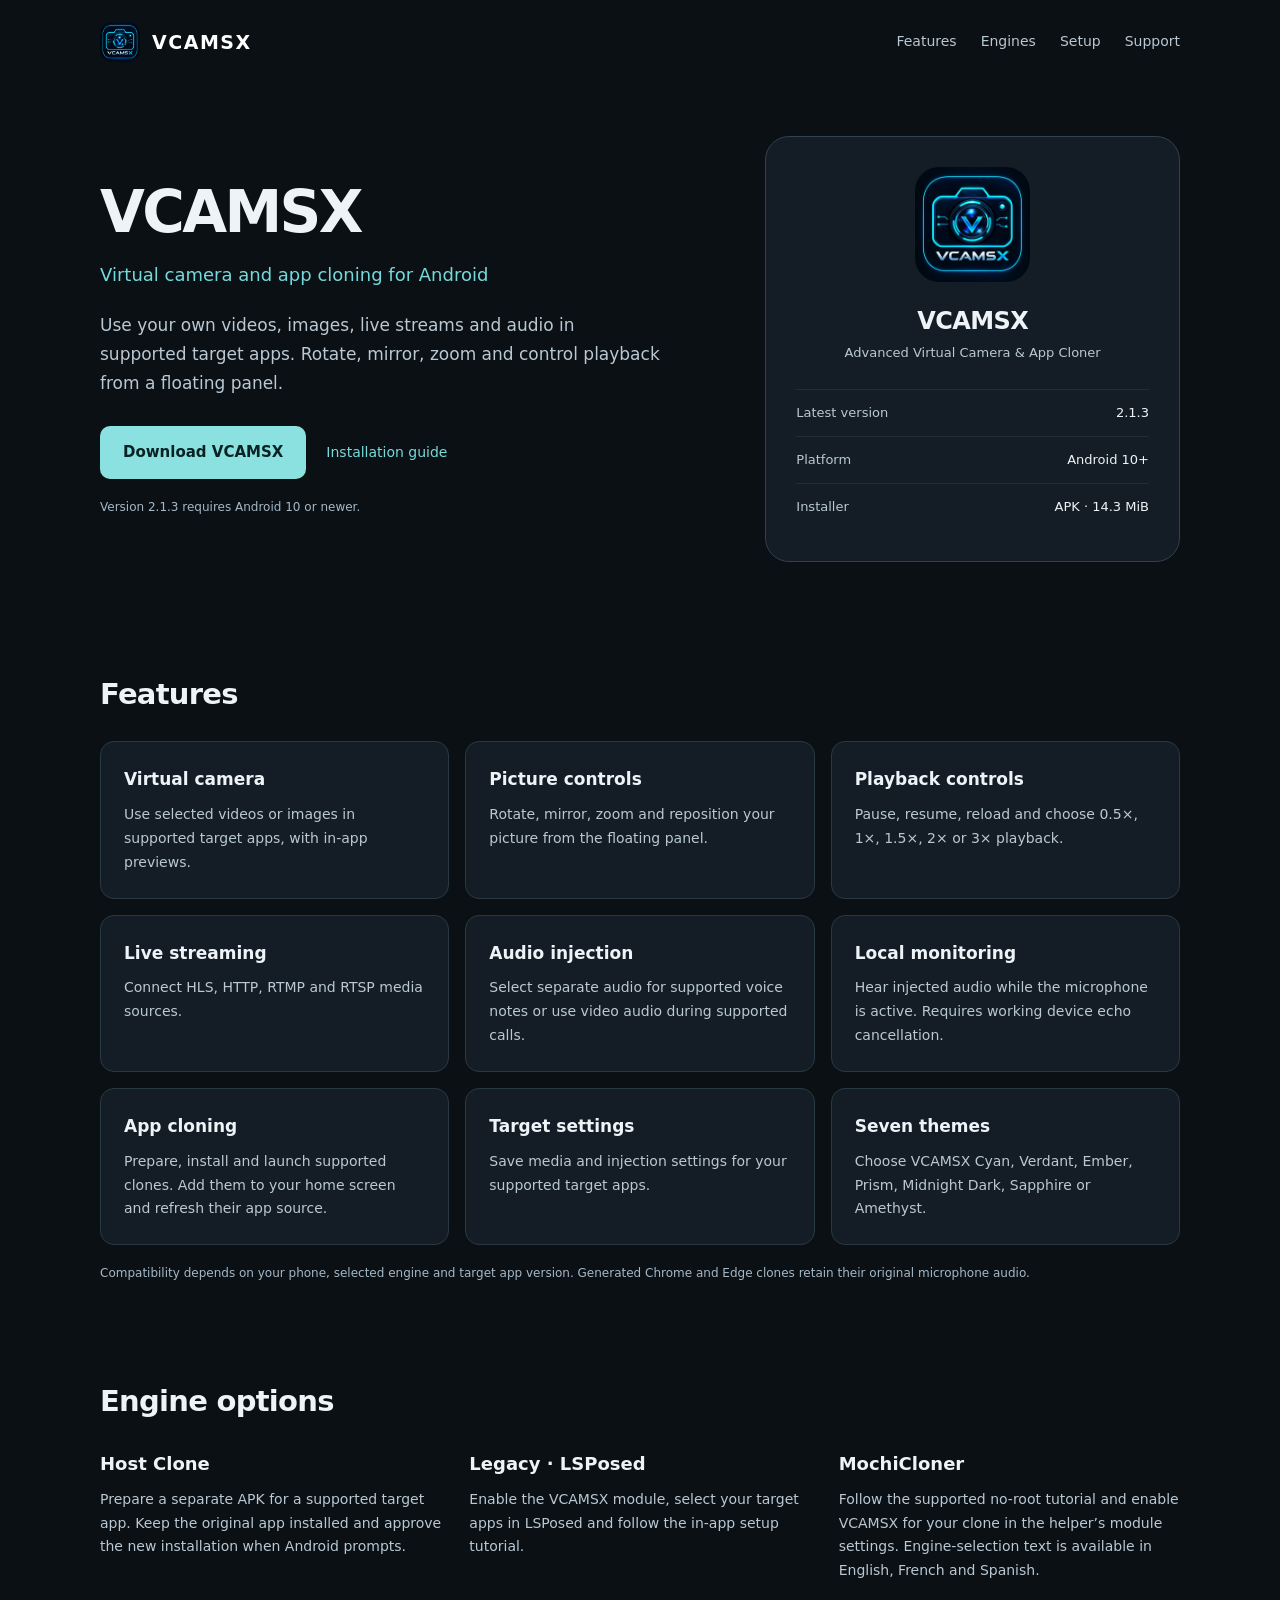
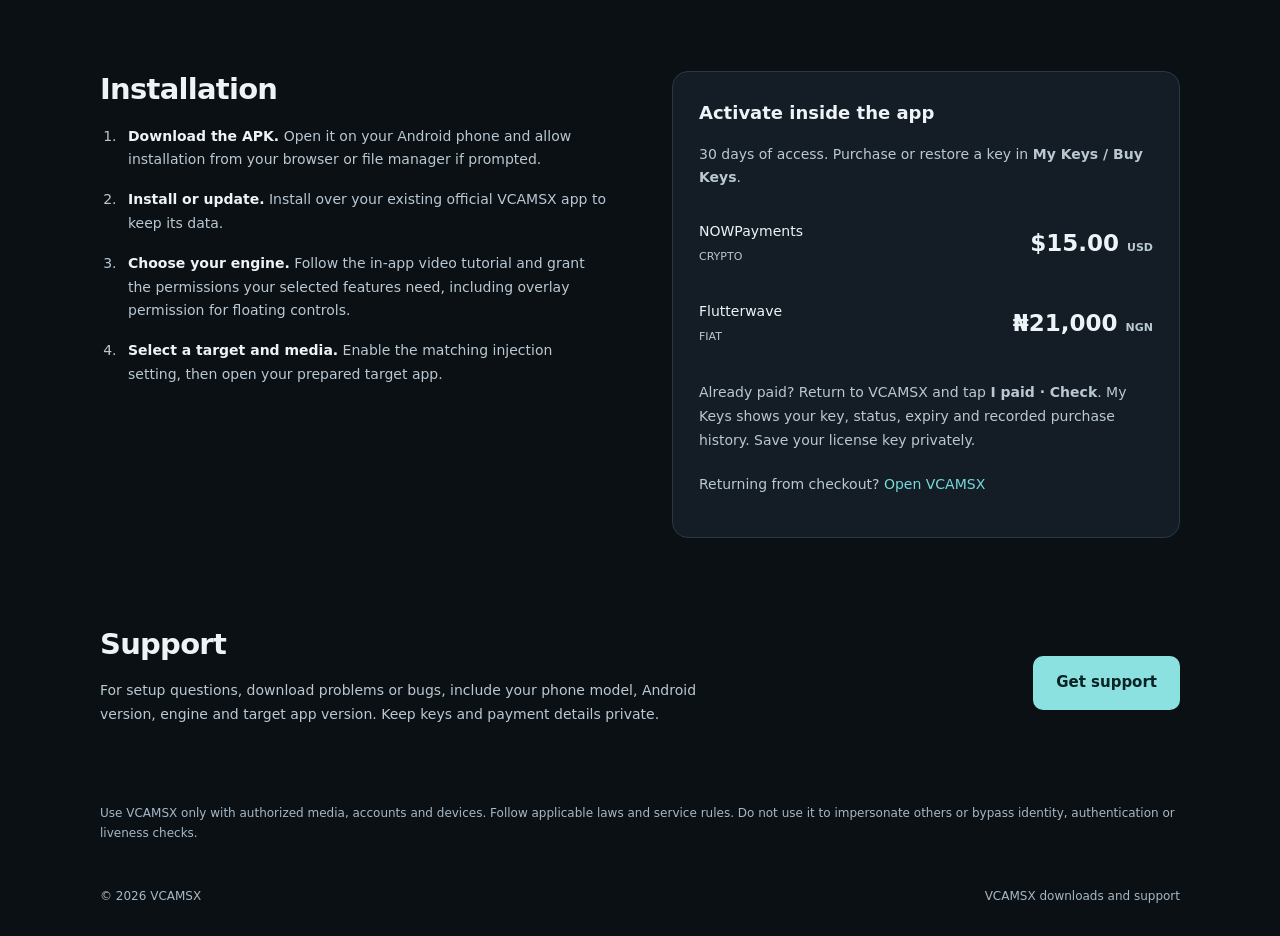
<file: index.html>
<!doctype html><html lang="en"><head><meta charset="utf-8"><meta name="viewport" content="width=device-width,initial-scale=1"><title>VCAMSX — Official Android Download</title><style>*{box-sizing:border-box}html{scroll-behavior:smooth;scroll-padding-top:85px}body{margin:0;background:#0b1014;color:#edf3f7;font:16px/1.7 system-ui,-apple-system,Segoe UI,sans-serif}a{color:#76d9dc;text-decoration:none}a:hover{text-decoration:underline}button,a{touch-action:manipulation}a:focus-visible,button:focus-visible{outline:2px solid #76d9dc;outline-offset:5px}.review{background:#27323c;color:#d7e4ec;text-align:center;padding:9px 20px;font-size:12px}.wrap{max-width:1080px;width:calc(100% - 48px);margin:auto}header{border-bottom:1px solid #ffffff12}nav{display:flex;align-items:center;justify-content:space-between;gap:20px;min-height:84px}.brand{display:flex;align-items:center;gap:12px;color:#fff;font-size:19px;font-weight:750;letter-spacing:.08em}.brand img{border-radius:12px}nav .links{display:flex;gap:24px;font-size:14px}nav .links a{color:#b8c7d2;min-height:48px;display:flex;align-items:center}.hero{padding:85px 0 70px;display:grid;grid-template-columns:1.45fr 1fr;align-items:center;gap:64px}.kicker{font-size:12px;letter-spacing:.14em;color:#76d9dc;font-weight:650;margin:0 0 20px}h1{font-size:clamp(40px,5vw,62px);line-height:1.11;letter-spacing:-.045em;font-weight:650;margin:0 0 24px}h1 span{color:#76d9dc}.intro{font-size:17px;color:#b9c8d3;max-width:560px;margin:0 0 28px}.cta{display:flex;align-items:center;gap:20px;flex-wrap:wrap}.primary{border:0;background:#8be1e0;color:#092325;border-radius:10px;min-height:52px;padding:14px 23px;font-size:15px;font-weight:700;display:inline-flex;align-items:center;gap:24px;cursor:pointer}.primary:hover{background:#b2efeb;text-decoration:none}.secondary{font-size:14px;min-height:48px;display:inline-flex;align-items:center}.meta{font-size:12px;color:#a5b8c7;margin:18px 0 0}.product{background:#141d25;border:1px solid #31414f;border-radius:24px;padding:30px;box-shadow:0 30px 70px #0004}.product img{display:block;width:115px;height:115px;object-fit:contain;margin:0 auto 24px;border-radius:24px}.product h2{text-align:center;font-size:24px;margin:0;font-weight:600}.product>p{text-align:center;font-size:13px;color:#b9c8d3;margin:5px 0 25px}.spec{display:flex;justify-content:space-between;gap:20px;border-top:1px solid #ffffff12;padding:12px 0;font-size:13px;color:#b9c8d3}.spec strong{color:#edf3f7;font-weight:500}.band{border-top:1px solid #26343f;border-bottom:1px solid #26343f;display:flex;justify-content:space-between;gap:20px;flex-wrap:wrap;padding:19px 0;color:#b8c8d3;font-size:13px}.band b{color:#edf3f7;font-weight:500}.section{padding:64px 0;border-bottom:1px solid #26343f}.section-head{display:flex;align-items:baseline;justify-content:space-between;gap:20px;margin-bottom:28px}h2{font-size:29px;line-height:1.3;letter-spacing:-.025em;margin:0 0 16px;font-weight:600}.section-head h2{margin:0}.caption{color:#b9c8d3;font-size:14px;margin:0}.features{display:grid;grid-template-columns:repeat(3,1fr);gap:14px}.feature{background:#141d25;border:1px solid #293944;border-radius:15px;padding:24px}.feature .number{font-size:11px;letter-spacing:.12em;color:#76d9dc}.feature h3{font-size:17px;font-weight:550;margin:15px 0 9px}.feature p{font-size:14px;line-height:1.7;color:#b9c8d3;margin:0}.engines{display:grid;grid-template-columns:repeat(3,1fr);gap:28px}.engines h3{font-size:18px;margin:0 0 8px}.tag{font-size:11px;color:#76d9dc;letter-spacing:.06em;margin-bottom:14px}.engines p{font-size:14px;color:#b9c8d3;margin:0}.two{display:grid;grid-template-columns:1fr 1fr;gap:64px}.steps{padding-left:21px;margin:0;color:#b9c8d3;font-size:14px}.steps li{padding:0 0 16px 7px}.steps b{color:#edf3f7;font-weight:550}.license{background:#141d25;border:1px solid #293944;border-radius:16px;padding:26px}.license h3{margin:0;font-size:18px}.license>p{font-size:14px;color:#b9c8d3}.price{display:flex;justify-content:space-between;gap:15px;align-items:center;padding:16px 0;border-bottom:1px solid #ffffff12;font-size:14px}.price b{font-size:23px;font-weight:550}.price small{font-size:11px;color:#b9c8d3}.note{font-size:12px;color:#a5b8c7;margin-top:18px}.help{display:flex;justify-content:space-between;align-items:center;gap:28px}.help p{color:#b9c8d3;font-size:14px;max-width:620px}footer{padding:30px 0;font-size:12px;color:#a5b8c7;display:flex;justify-content:space-between;gap:25px}.return{font-size:12px;color:#a5b8c7;margin-top:20px}.notice{padding:12px 16px;background:#24333a;border-radius:10px;font-size:13px;color:#d9e8ee;margin-top:20px}[hidden]{display:none!important}@media(max-width:760px){.hero{grid-template-columns:1fr;gap:36px;padding:48px 0}.product{display:none}.features{grid-template-columns:1fr 1fr}.engines{grid-template-columns:1fr;gap:30px}.two{grid-template-columns:1fr;gap:28px}.help{display:block}nav .links a:nth-child(2){display:none}.section{padding:40px 0}.section-head{display:block}.section-head .caption{margin-top:10px}.band{justify-content:flex-start;gap:12px 26px}.help .primary{margin-top:12px}.wrap{width:calc(100% - 40px)}footer{flex-wrap:wrap}}@media(max-width:420px){.features{grid-template-columns:1fr}.feature{padding:22px}.hero h1{font-size:41px}.links{gap:14px!important}.brand{font-size:16px}.cta{gap:14px}.intro{font-size:16px}.section-head h2{font-size:27px}}@media(prefers-reduced-motion:reduce){html{scroll-behavior:auto}}header,.section,footer,.band,.price,.spec{border:0}.feature{background:transparent;border:0;border-radius:0;padding:0 0 18px}.feature h3{margin-top:0}.features{gap:24px 32px}.section{padding:44px 0}.kicker{display:none}.hero{padding-top:52px}.hero h1{font-size:clamp(38px,5vw,58px)}.product{box-shadow:none}.review{background:#19232b}.category{font-size:18px;color:#76d9dc;margin:0 0 20px}.feature{background:#141d25;border:1px solid #293944;border-radius:14px;padding:23px}.product .spec{border-top:1px solid #ffffff12}.license{border:1px solid #293944}.hero h1{margin-bottom:16px}.features{gap:16px}.section{padding:44px 0}</style></head><body><header><nav class="wrap"><a class="brand" href="#"><img src="assets/vcamsx-logo.png" width="40" height="40" alt="">VCAMSX</a><div class="links"><a href="#features">Features</a><a href="#engines">Engines</a><a href="#setup">Setup</a><a href="#support">Support</a></div></nav></header><main class="wrap"><section class="hero"><div><p class="kicker">Virtual camera and app cloning for Android</p><h1>VCAMSX</h1><p class="category">Virtual camera and app cloning for Android</p><p class="intro">Use your own videos, images, live streams and audio in supported target apps. Rotate, mirror, zoom and control playback from a floating panel.</p><div class="cta"><a class="primary" id="download" href="https://github.com/Hushcedar/Vcamsx/releases/latest/download/VCAMSX.apk">Download VCAMSX </a><a class="secondary" href="#setup">Installation guide</a></div><p class="meta">Version 2.1.3 requires Android 10 or newer.</p></div><aside class="product"><img src="assets/vcamsx-logo.png" alt="VCAMSX app icon"><h2>VCAMSX</h2><p>Advanced Virtual Camera & App Cloner</p><div class="spec"><span>Latest version</span><strong>2.1.3</strong></div><div class="spec"><span>Platform</span><strong>Android 10+</strong></div><div class="spec"><span>Installer</span><strong>APK · 14.3 MiB</strong></div></aside></section><section class="section" id="features"><div class="section-head"><h2>Features</h2><p class="caption"></p></div><div class="features"><article class="feature"><h3>Virtual camera</h3><p>Use selected videos or images in supported target apps, with in-app previews.</p></article><article class="feature"><h3>Picture controls</h3><p>Rotate, mirror, zoom and reposition your picture from the floating panel.</p></article><article class="feature"><h3>Playback controls</h3><p>Pause, resume, reload and choose 0.5×, 1×, 1.5×, 2× or 3× playback.</p></article><article class="feature"><h3>Live streaming</h3><p>Connect HLS, HTTP, RTMP and RTSP media sources.</p></article><article class="feature"><h3>Audio injection</h3><p>Select separate audio for supported voice notes or use video audio during supported calls.</p></article><article class="feature"><h3>Local monitoring</h3><p>Hear injected audio while the microphone is active. Requires working device echo cancellation.</p></article><article class="feature"><h3>App cloning</h3><p>Prepare, install and launch supported clones. Add them to your home screen and refresh their app source.</p></article><article class="feature"><h3>Target settings</h3><p>Save media and injection settings for your supported target apps.</p></article><article class="feature"><h3>Seven themes</h3><p>Choose VCAMSX Cyan, Verdant, Ember, Prism, Midnight Dark, Sapphire or Amethyst.</p></article></div><p class="note">Compatibility depends on your phone, selected engine and target app version. Generated Chrome and Edge clones retain their original microphone audio.</p></section><section class="section" id="engines"><div class="section-head"><h2>Engine options</h2></div><div class="engines"><article><h3>Host Clone</h3><p>Prepare a separate APK for a supported target app. Keep the original app installed and approve the new installation when Android prompts.</p></article><article><h3>Legacy · LSPosed</h3><p>Enable the VCAMSX module, select your target apps in LSPosed and follow the in-app setup tutorial.</p></article><article><h3>MochiCloner</h3><p>Follow the supported no-root tutorial and enable VCAMSX for your clone in the helper’s module settings. Engine-selection text is available in English, French and Spanish.</p></article></div></section><section class="section two" id="setup"><div><h2>Installation</h2><ol class="steps"><li><b>Download the APK.</b> Open it on your Android phone and allow installation from your browser or file manager if prompted.</li><li><b>Install or update.</b> Install over your existing official VCAMSX app to keep its data.</li><li><b>Choose your engine.</b> Follow the in-app video tutorial and grant the permissions your selected features need, including overlay permission for floating controls.</li><li><b>Select a target and media.</b> Enable the matching injection setting, then open your prepared target app.</li></ol></div><div class="license"><h3>Activate inside the app</h3><p>30 days of access. Purchase or restore a key in <b>My Keys / Buy Keys</b>.</p><div class="price"><span>NOWPayments<br><small>CRYPTO</small></span><b>$15.00 <small>USD</small></b></div><div class="price"><span>Flutterwave<br><small>FIAT</small></span><b>₦21,000 <small>NGN</small></b></div><p class="note">Already paid? Return to VCAMSX and tap <b>I paid · Check</b>. My Keys shows your key, status, expiry and recorded purchase history. Save your license key privately.</p><p class="return">Returning from checkout? <a href="intent://purchase-return/#Intent;scheme=vcamsx;package=com.wangyiheng.vcamsx;end" id="returnLink">Open VCAMSX</a></p></div></section><section class="section help" id="support"><div><h2>Support</h2><p>For setup questions, download problems or bugs, include your phone model, Android version, engine and target app version. Keep keys and payment details private.</p></div><a class="primary" href="https://github.com/Hushcedar/Vcamsx/issues/new/choose">Get support</a></section><p class="note">Use VCAMSX only with authorized media, accounts and devices. Follow applicable laws and service rules. Do not use it to impersonate others or bypass identity, authentication or liveness checks.</p></main><footer class="wrap"><span>© 2026 VCAMSX</span><span>VCAMSX downloads and support</span></footer></body></html>
</file>
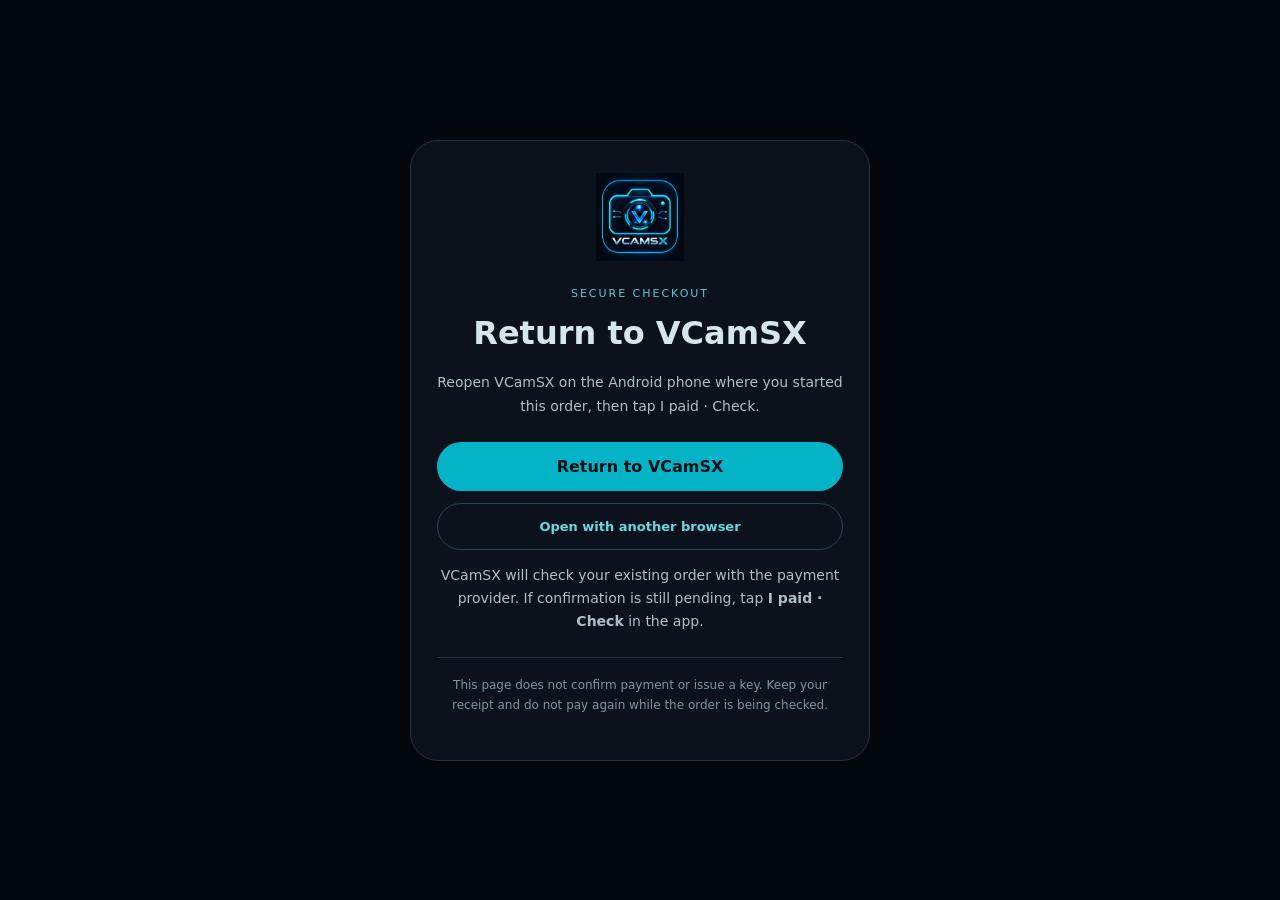
<file: payment-return.html>
<!doctype html>
<html lang="en">
<head>
  <meta charset="utf-8">
  <meta name="viewport" content="width=device-width, initial-scale=1">
  <meta name="referrer" content="no-referrer">
  <meta http-equiv="Content-Security-Policy" content="default-src 'none'; script-src 'self'; style-src 'self'; img-src 'self'; base-uri 'none'; form-action 'none'">
  <title>Return to VCamSX</title>
  <link rel="stylesheet" href="payment-return.css">
  <script src="payment-return.js" defer></script>
</head>
<body>
  <main>
    <img src="assets/vcamsx-logo.png" alt="VCamSX" width="88" height="88">
    <p class="eyebrow">SECURE CHECKOUT</p>
    <h1>Return to VCamSX</h1>
    <p id="return-status" role="status">Opening VCamSX. If your browser asks, allow it to open the app.</p>
    <a id="return-to-app" class="primary" href="intent://purchase-return/#Intent;scheme=vcamsx;package=com.wangyiheng.vcamsx;end">Return to VCamSX</a>
    <a class="secondary" href="vcamsx://purchase-return/">Open with another browser</a>
    <p>VCamSX will check your existing order with the payment provider. If confirmation is still pending, tap <strong>I paid · Check</strong> in the app.</p>
    <p class="note">This page does not confirm payment or issue a key. Keep your receipt and do not pay again while the order is being checked.</p>
    <noscript><p>Tap Return to VCamSX, or reopen VCamSX manually and tap I paid · Check.</p></noscript>
  </main>
</body>
</html>
</file>
<file: payment-return.css>
:root { color-scheme: dark; font-family: system-ui, sans-serif; color: #d7e5ed; background: #03080e; }
* { box-sizing: border-box; }
body { margin: 0; min-height: 100dvh; display: grid; place-items: center; padding: 24px; }
main { width: min(100%, 460px); background: #0b121b; border: 1px solid #24333f; border-radius: 28px; padding: 32px 26px; text-align: center; }
img { object-fit: contain; }
.eyebrow { color: #61c6d1; font-size: 11px; letter-spacing: .18em; margin-top: 20px; }
h1 { font-size: clamp(25px, 7vw, 32px); line-height: 1.15; margin: 12px 0 20px; }
p { line-height: 1.65; font-size: 14px; color: #b0becb; }
a { display: block; border-radius: 99px; text-decoration: none; font-weight: 650; padding: 15px 18px; }
.primary { margin: 24px 0 12px; background: #05b3c7; color: #031017; }
.secondary { color: #68d8e3; border: 1px solid #2a4853; font-size: 13px; }
a:focus-visible { outline: 3px solid #fff; outline-offset: 4px; }
.note { border-top: 1px solid #24333f; margin-top: 24px; padding-top: 18px; color: #8093a4; font-size: 12px; }
</file>
